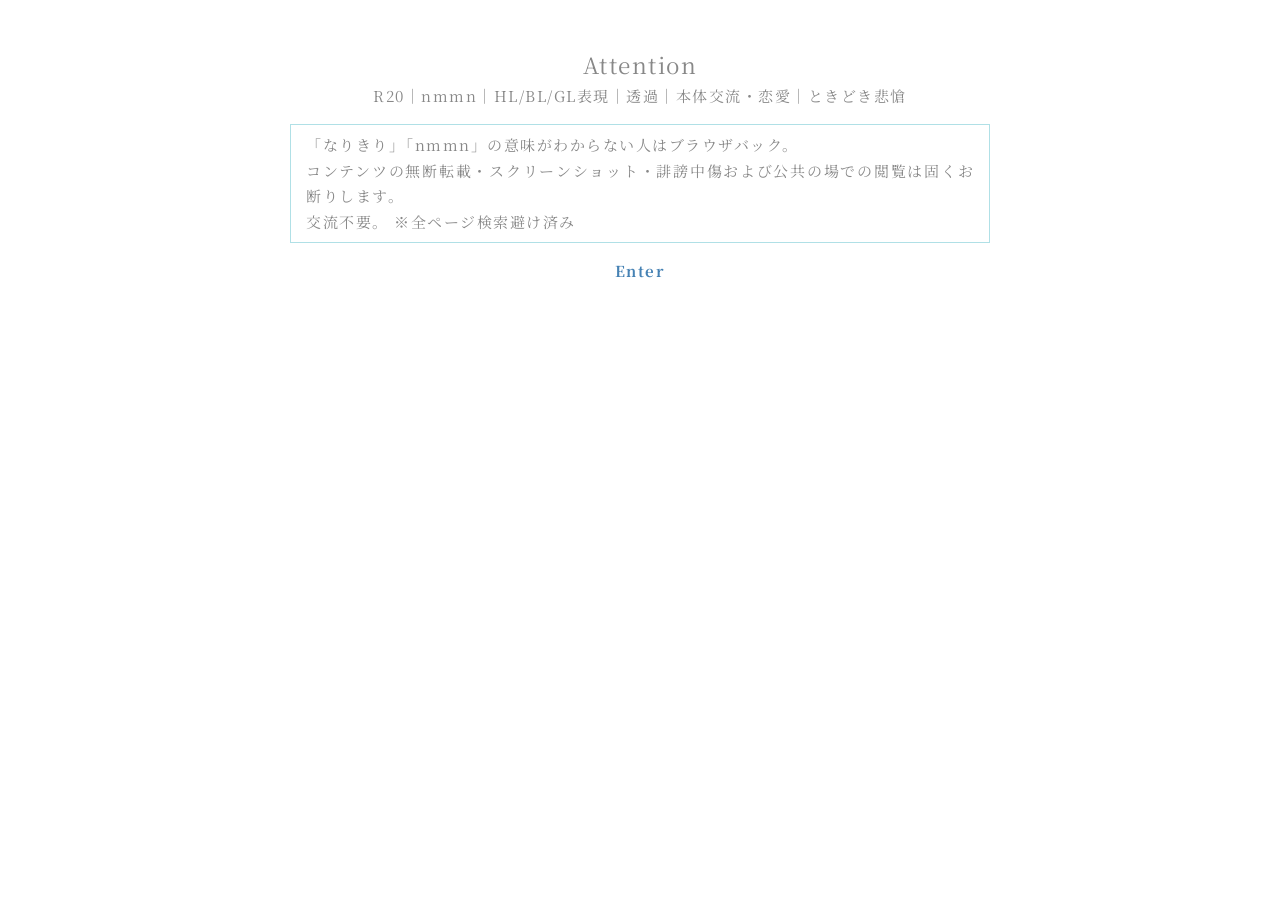
<file: index.html>
<!DOCTYPE html>
<html lang="ja">

<head>
    <meta charset="UTF-8">
    <meta name="robots" content="noindex, nofollow">
    <meta name="viewport" content="width=device-width, initial-scale=1.0">

    <title>Attention</title>

    <link rel="stylesheet" href="style.css">
</head>

<body>

    <main class ="attention">
        <section>
            <h1>Attention</h1>
            <p>
                R20｜nmmn｜HL/BL/GL表現｜透過｜本体交流・恋愛｜ときどき悲愴
            </p>
            <div class="box">
                <p>
                    「なりきり」「nmmn」の意味がわからない人はブラウザバック。<br>
                    コンテンツの無断転載・スクリーンショット・誹謗中傷および公共の場での閲覧は固くお断りします。<br>
                    交流不要。
                    ※全ページ検索避け済み
                </p>
        </div>
            <p>
                <a href="top.html">Enter</a>
            </p>

        </section>
    </main>

</body>

</html>
</file>
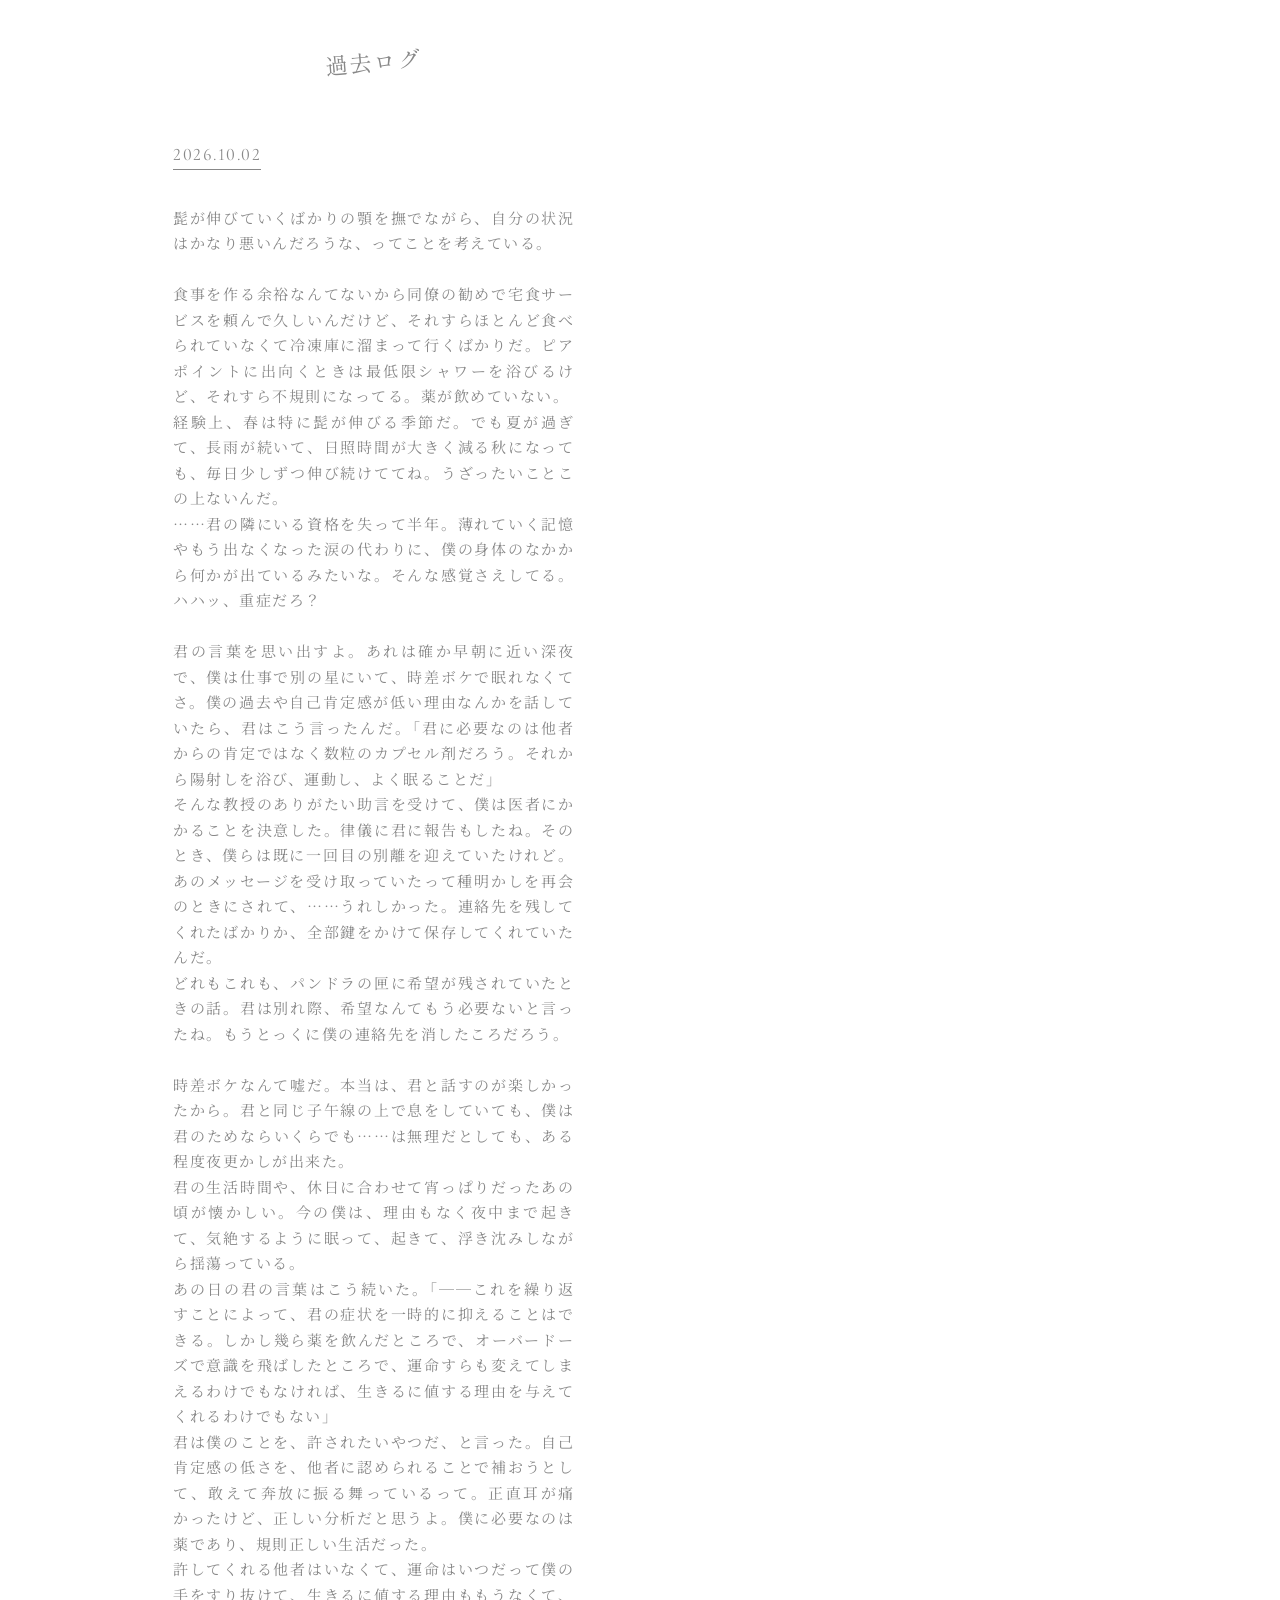
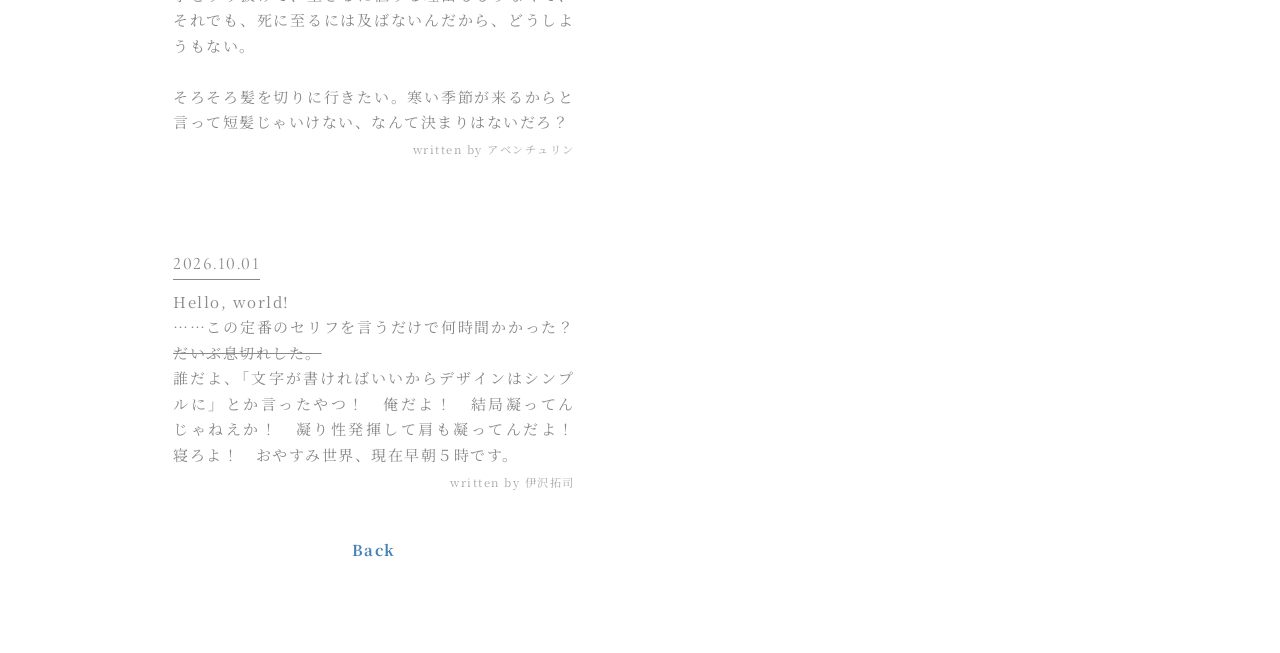
<file: past_diary.html>
<!DOCTYPE html>
<html lang="ja">

<head>
    <meta charset="UTF-8">
    <meta name="robots" content="noindex, nofollow">
    <meta name="viewport" content="width=device-width, initial-scale=1.0">

    <title>Past Diary</title>

    <link rel="stylesheet" href="style.css">
</head>

<body>

<main>

    <section>
        <h2>過去ログ</h2>

        <div id="all-diary"></div>

        <p>
            <a href="top.html">Back</a>
        </p>
    </section>

</main>

<script src="diary.js"></script>

</body>
</html>
</file>
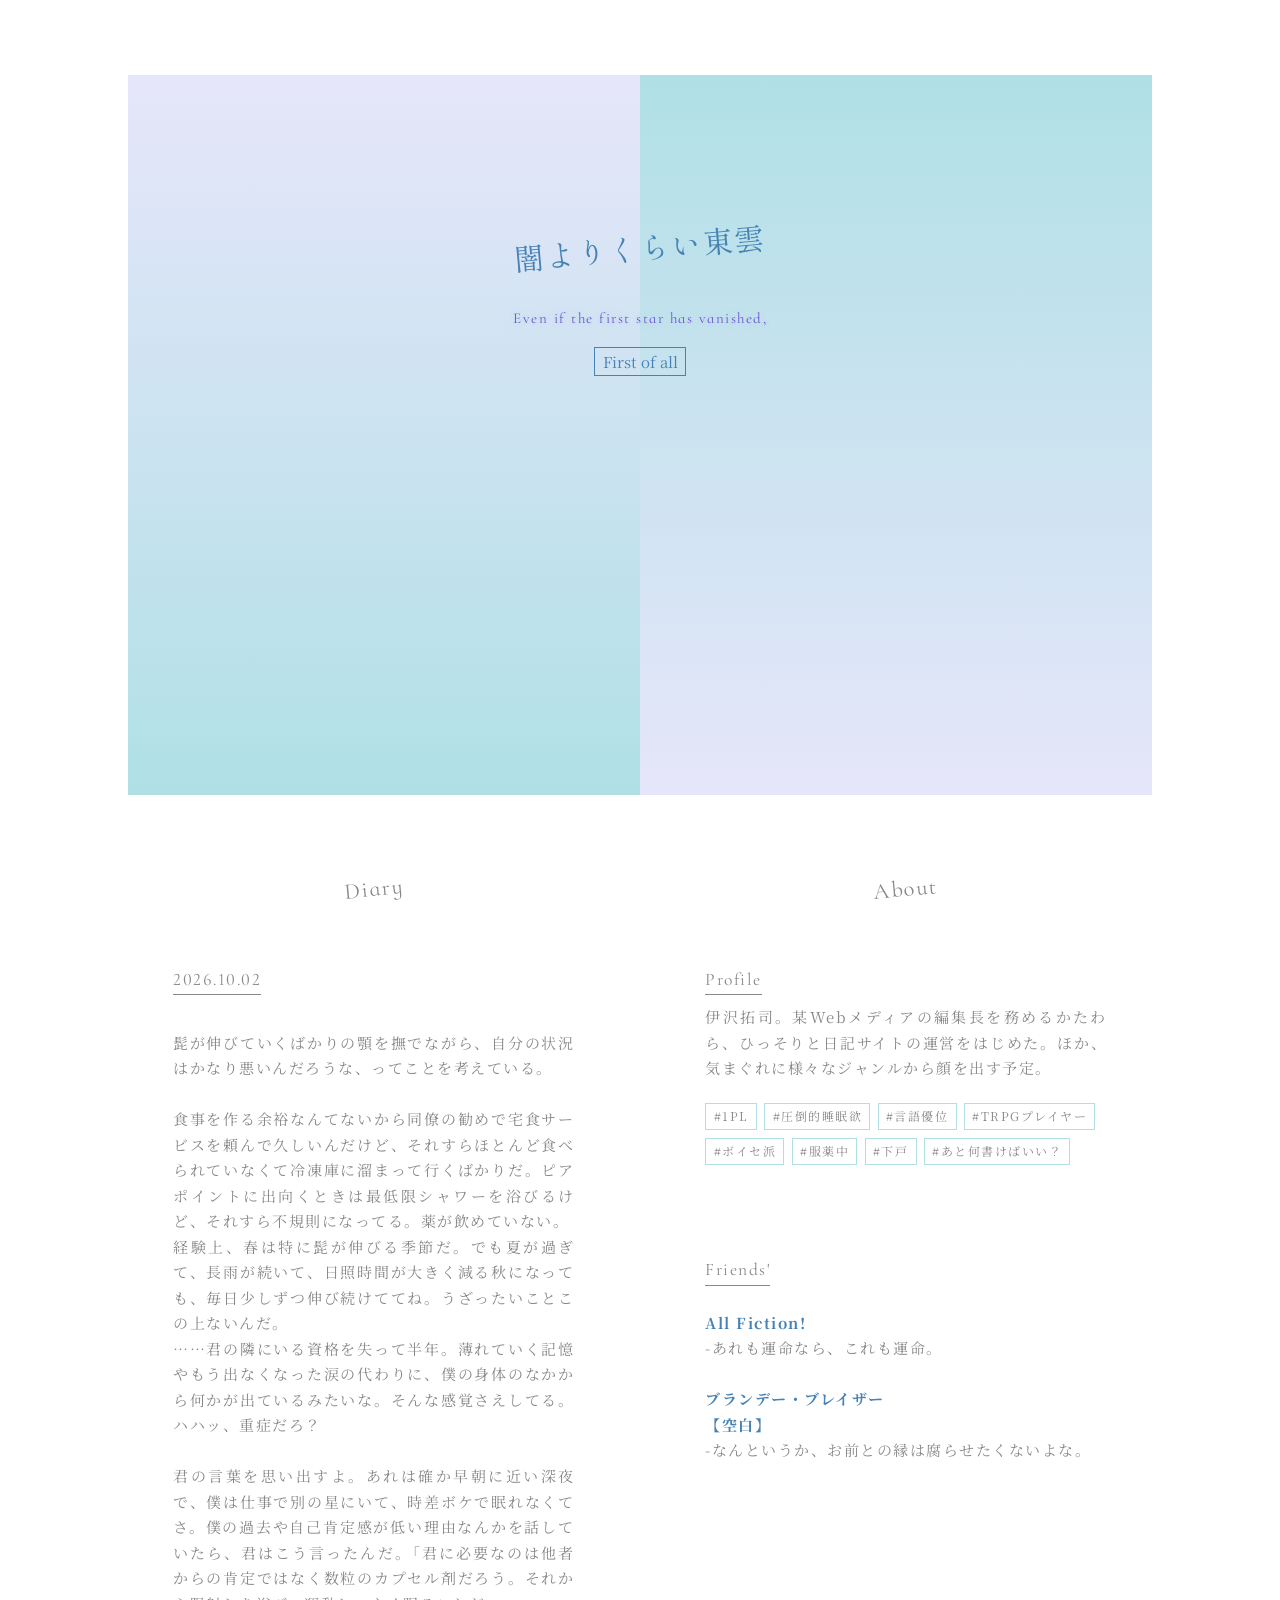
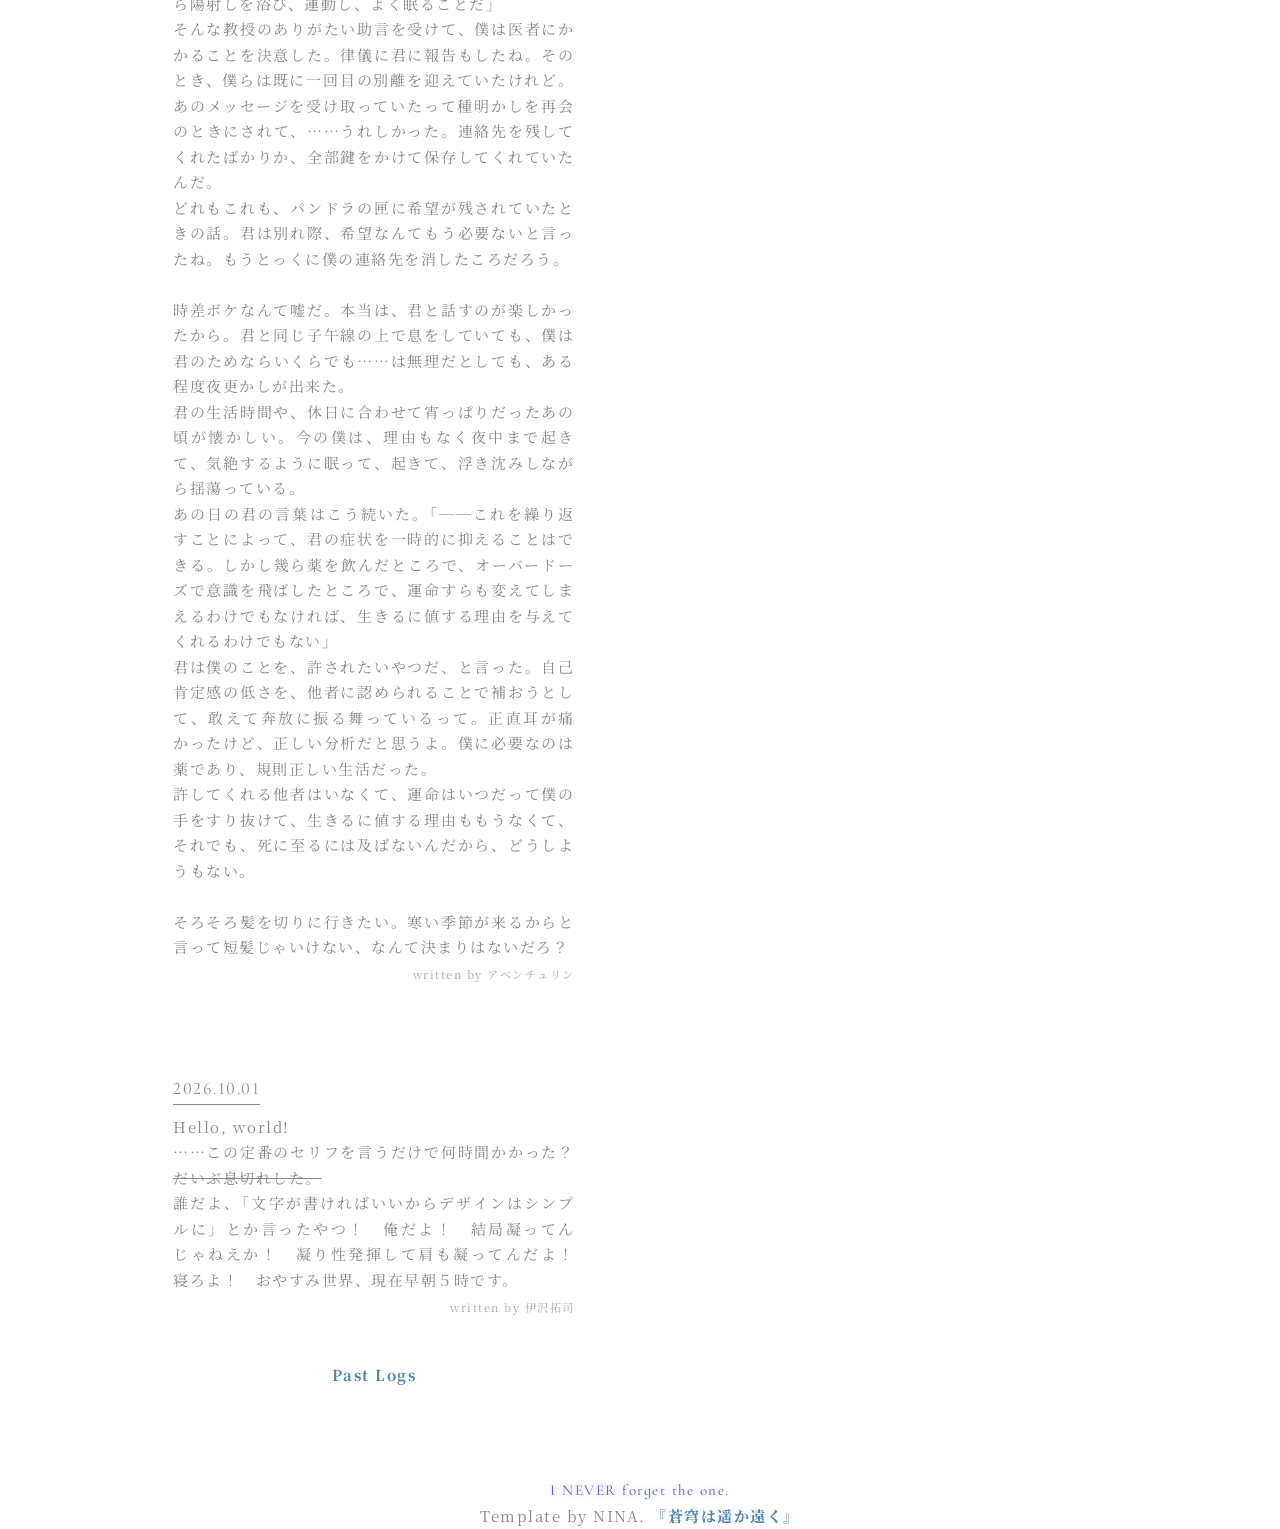
<file: top.html>
<!DOCTYPE html>

<html lang="ja">

<head>
    <meta charset="UTF-8">
    <meta name="robots" content="noindex, nofollow">
    <meta name="viewport" content="width=device-width, initial-scale=1.0">

<title>The First Star</title>

<link rel="stylesheet" href="style.css">

</head>
<body>

<header>
    <h1>闇よりくらい東雲</h1>
    <aside class="oath">Even if the first star has vanished,</aside>
    <button type="button" id="pop" class="open-button">First of all</button>
</header>

<main>
    <section>
        <h2>Diary</h2>

        <div id="latest-diary"></div>

        <p>
            <a href="past_diary.html">Past Logs</a>
        </p>
    </section>
    <section>
        <h2>About</h2>
            <article>
                <h3>Profile</h3>
                    <div>伊沢拓司。某Webメディアの編集長を務めるかたわら、ひっそりと日記サイトの運営をはじめた。ほか、気まぐれに様々なジャンルから顔を出す予定。</div>
                    <div class="tags">
                        <span>#1PL</span>
                        <span>#圧倒的睡眠欲</span>
                        <span>#言語優位</span>
                        <span>#TRPGプレイヤー</span>
                        <span>#ボイセ派</span>
                        <span>#服薬中</span>
                        <span>#下戸</span>
                        <span>#あと何書けばいい？</span>
                    </div>
            </article>
            <article>
                <h3>Friends'</h3>
                <ul>
                    <li><a href="https://nada.cloudfree.jp/" target="_blank">All Fiction!</a></li>
                    <div>-あれも運命なら、これも運命。</div><br>
                    <li><a href="https://mogd.cirmg.com/diary/white/thread.php?id=27" target="_blank">ブランデー・ブレイザー</a></li>
                    <li><a href="https://mogd.cirmg.com/diary/red/thread.php?id=322" target="_blank">【空白】</a></li>
                    <div>-なんというか、お前との縁は腐らせたくないよな。</div>
                </ul>
            </article>
    </section>

</main>
<footer>
    <p class="oath">I NEVER forget the one. </p> 
    Template by NINA.
    <a href="https://ninawas.me" target="_blank">『蒼穹は遥か遠く』</a>
</footer>

<div id="preface" class="pop">
    <div class="popContent">

        <p>はじめに言っておくけど、俺は嘘を吐かない。</p>
        <p>虚実混淆、なんてこの世界じゃ当たり前じゃん。自衛の為でもあると思うんだけど。それを敢えてしないって意味。</p>
        <p>誰にでも見られるTwitterとかInstagramとか活気あふれるSNSってなら話は別だけどさ、こんな最果ての地になんてどうせ知り合いくらいしか流れ着いてこないんだから。</p>
        <p>だから俺は誰にも配慮しない。多少、篩にかけたり時期をずらしたりはする前提だけど、中身を全部出していこうと思っている。</p>
        <p>誰かを積極的に不快にさせる意図はない。尖ったやつがいるな、くらいの生ぬるい目で見て自衛してほしい。</p>
        <p>それから、俺がこのサイトを作るにあたってそそのかし……巧みに言いくるめてその気にさせてきたKに感謝させてほしい。足向けて寝られねえよマジで。どのくらい続くかわかんねえけど、せっかく作ったしやってみる。</p>
        <p>何かあれば<a href="mailto:thefirststar@f5.si">こちら</a>まで。返信は期待せず。</p>

        <button id="close" type="button">閉じる</button>
    </div>
</div>

<script src="diary.js"></script>
<script src="pop.js"></script>
</body>
</html>
</file>
<file: style.css>
@charset "UTF-8";

/* ウェブフォントの読み込み */
@import url('https://fonts.googleapis.com/css2?family=Cormorant+Infant&family=Noto+Serif+JP&family=Shippori+Mincho&display=swap');

/* 全体に適用する */

* {
  margin: 0;
  padding: 0;
  box-sizing: border-box;
  font-family: 'Noto Serif JP', serif;
  font-weight: normal;
  }

/* 共通 */
:root {
--light-color: #fff;
--dark-color: #888;
--color: #4682b4;
--font: 'Cormorant Infant', 'Shippori Mincho', serif;
}

/* 基本設定 */
body {
background: var(--light-color);
line-height: 1.7;
letter-spacing: 0.1em;
text-align: center;
font-size: 13px;
color: var(--dark-color);
}

/* リンク */
a {
text-decoration: none;
font-weight: bold;
color: var(--color);
}

.open-button,
#close {
    appearance: none;
    background: transparent;
    border: thin solid var(--color);
    color: var(--color);
    padding: 0.2em 0.5em;
    font-family: 'Noto Serif JP', serif;
    font-size: 1em;
    font-weight: normal;
    cursor: pointer;
    transition: color 1s, background-color 1s;
}

.open-button:hover,
#close:hover {
    background-color: var(--color);
    color: var(--light-color);
}

/* ヘッダー */
header {
position: relative;
margin: 5em auto;
width: 80%;
height: 80vh;
height: 80dvh;
}

header::before,
header::after {
position: absolute;
display: block;
content: '';
top: 0;
z-index: -1;
width: 50%;
height: 100%;
}

header::before {
left: 0;
background: linear-gradient(to bottom, #e6e6fa, #b0e0e6);
}

header::after {
right: 0;
background: linear-gradient(to top, #e6e6fa, #b0e0e6);
}

/* 大見出し */
header h1 {
display: inline-block;
margin-top: 5em;
margin-bottom: 1em;
transform: rotate(-5deg);
font-family: var(--font);
color: var(--color);
}

/* 補足情報 */
header aside {
margin: 0 auto 1em;
width: 50%;
}

/* ヘッダー内リンク */
header a {
padding: 0.2em 0.5em;
border: thin solid var(--color);
font-weight: normal;
transition: color 1s;
}

/* リンクホバー */
header a:hover {
background-color: var(--color);
color: var(--light-color);
}

/* メインコンテンツ */
main {
margin: 3em auto;
width: 80%;
}


/* セクション */
section {
margin-bottom: 3em;
}

/* 小見出し */
section h2 {
margin-bottom: 0.5em;
transform: rotate(-5deg);
font-family: var(--font);
}

section h3 {
display: inline-block;
margin-bottom: 0.5em;
border-bottom: thin solid var(--dark-color);
font-family: var(--font);
}

/* 光芒 */
.oath {
    color: #6e50d8;
    font-family: var(--font);
    text-shadow:
        0 0 5px rgba(176, 224, 230, 0.8),
        0 0 12px rgba(230, 230, 250, 0.8);
        animation: twinkle 4s ease-in-out infinite;

}
@keyframes twinkle {
    0%, 100% {
        opacity: 1;
    }

    50% {
        opacity: 0.05;
    }
}

/* リスト系 */
section ul:not(.box ul),
section ol:not(.box ol) {
margin: 1em auto;
}

section ul {
list-style: none;
}

section ol {
list-style-position: inside;
}

section ul.yoko li {
display: inline-block;
}

/* ボックス */
.box,
.boxwrap {
margin: 1em auto;
padding: 0.5em 1em;
border: thin solid #b0e0e6;
}

.box,
.boxwrap,
article {
text-align: justify;
word-break: break-all;
line-break: strict;
}

.boxwrap {
display: flex;
justify-content: space-between;
}

.boxleft {
flex-basis: 20%;
}

.boxleft img {
display: block;
width: 100%;
height: auto;
border-radius: 50%;
}

.boxright {
flex-basis: 75%;
}

/* タグ */
.tags {
    margin-top: 1.5em;
    display: flex;
    flex-wrap: wrap;
    gap: 0.5em;
}

.tags span {
    padding: 0.2em 0.6em;
    border: thin solid #b0e0e6;
    font-size: 0.8em;
    color: var(--dark-color);
}

/* アーティクル */
article {
margin: 0 auto;
padding: 3em;
max-width: 600px;
}

/* アーティクル見出し */
article h1 {
margin-bottom: 1em;
transform: rotate(-5deg);
text-align: center;
}

/* アーティクル筆者 */
article small {
    display: block;
    margin-top: 0.5em;
    text-align: right;
    font-size: 0.75em;
    color: #aaa;
}

/* メニュー */
.menu {
text-align: center;
margin: 1em auto 1.5em;
}

.menu li {
display: inline-block;
margin: 0 0.5em;
}

.menu li a {
font-weight: bold;
}

/* フォーム系 */
textarea,
input[type] {
-webkit-appearance: none;
padding: 0.5em;
background: var(--color);
border: none;
border-radius: 0;
font-size: 11px;
color: #fff;
}

textarea {
width: 200px;
height: 70px;
}

input[type=text] {
width: 80px;
}

input[type=submit] {
width: auto;
}

/* 横幅768px以上で読み込む */
@media screen and (min-width: 768px) {
body {
font-size: 14px;
}

main {
    display: flex;
    flex-wrap: wrap;
    justify-content: space-between;
}

section {
    flex-basis: 48%;
}
}

/* 横幅1024px以上で読み込む */
@media screen and (min-width: 1024px) {
body {
font-size: 15px;
}
}

/* 横幅1440px以上で読み込む */
@media screen and (min-width: 1440px) {
body {
font-size: 16px;
}
}

/* Attentionページ */
main.attention {
    max-width: 700px;
}
@media screen and (min-width: 768px) {
    main.attention {
        display: block;
    }
    main.attention section {
        width: 100%;
    }
}
.attention .box {
    width: fit-content;
    max-width: 100%;
}

/* ポップアップ */

.pop {
    display: none;
    position: fixed;
    inset: 0;
    z-index: 1000;
    background: rgba(255, 255, 255, 0.75);
    justify-content: center;
    align-items: center;
}
.popContent {
    width: 80%;
    max-width: 600px;
    max-height: 80vh;
    overflow-y: auto;
    padding: 3em;
    background: var(--light-color);
    border: thin solid #b0e0e6;
    text-align: left;
    line-height: 2;
}
#close {
    display: block;
    margin: 1.5em auto 0;
    padding: 0.2em 0.5em;
    background: transparent;
    border: thin solid var(--color);
    font-family: 'Noto Serif JP', serif;
    color: var(--color);
    cursor: pointer;
    transition: color 1s, background-color 1s;
}

#close:hover {
    background-color: var(--color);
    color: var(--light-color);
}
</file>
